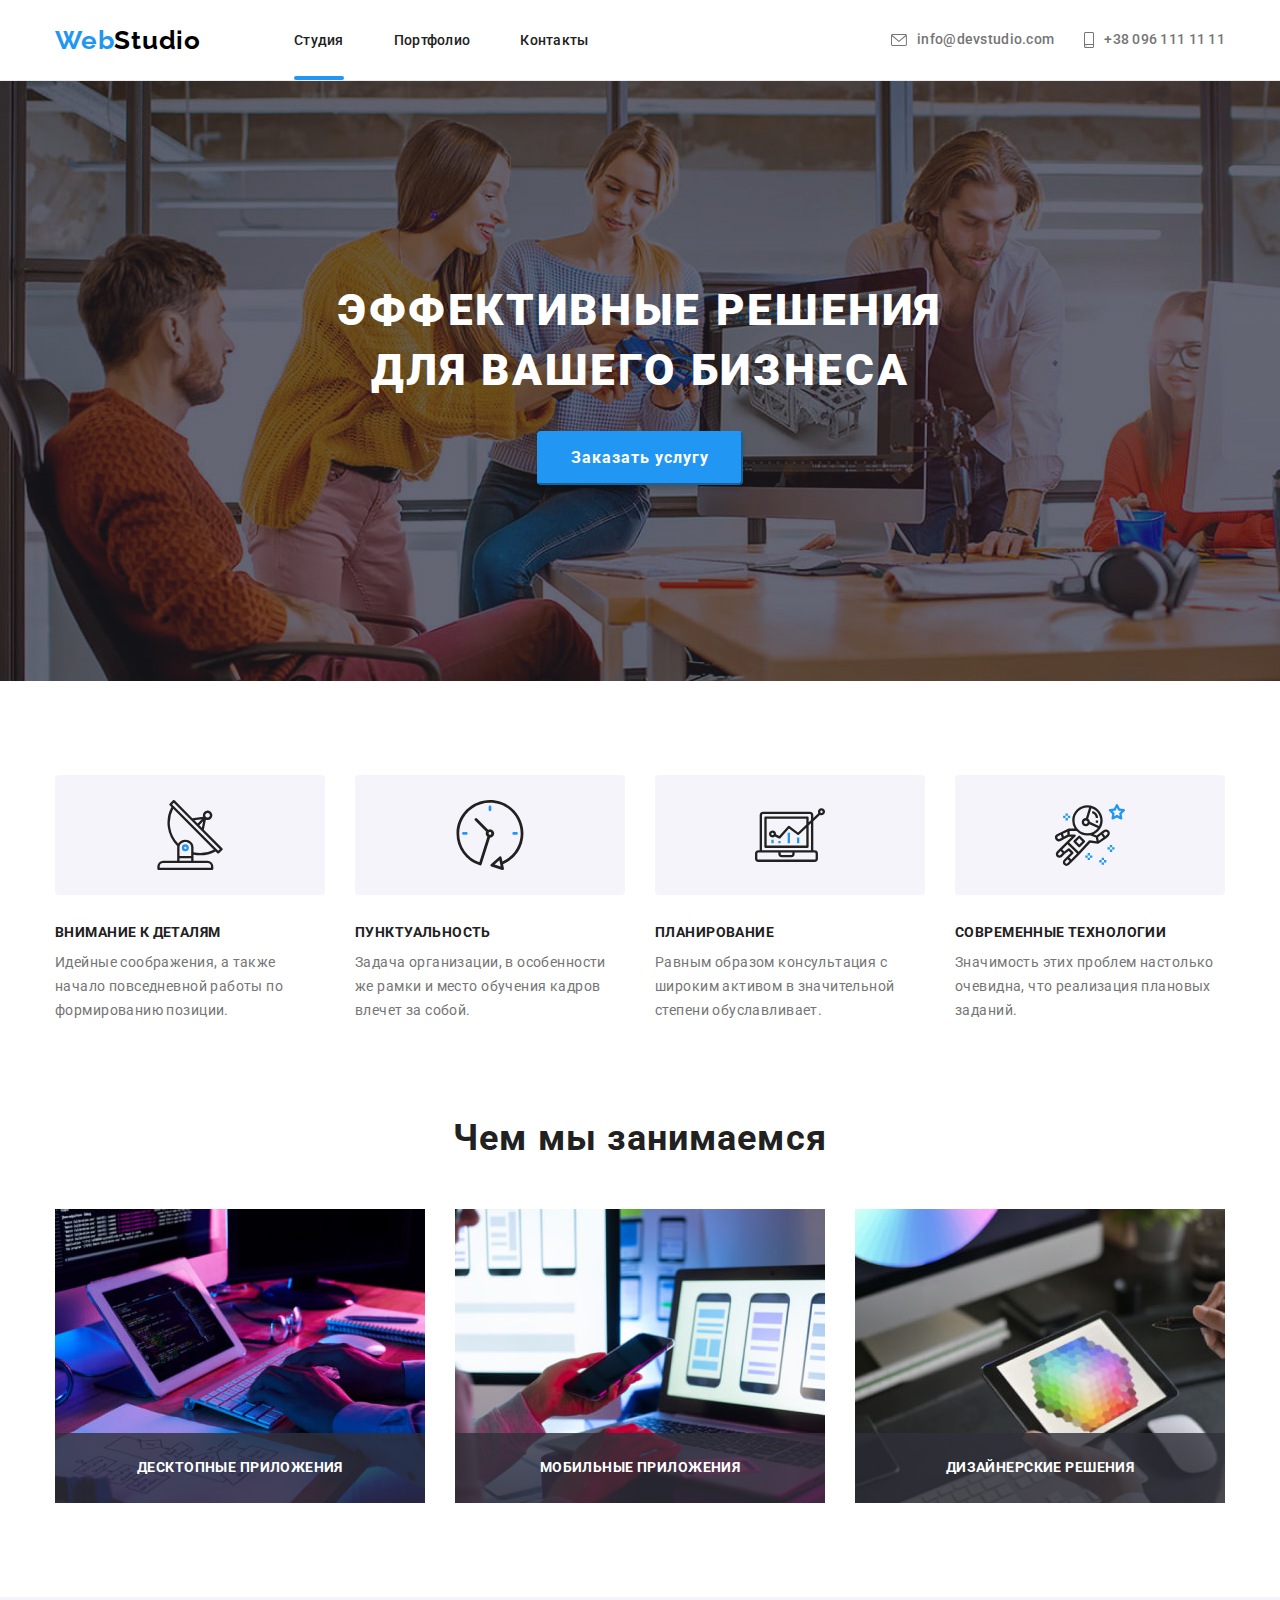
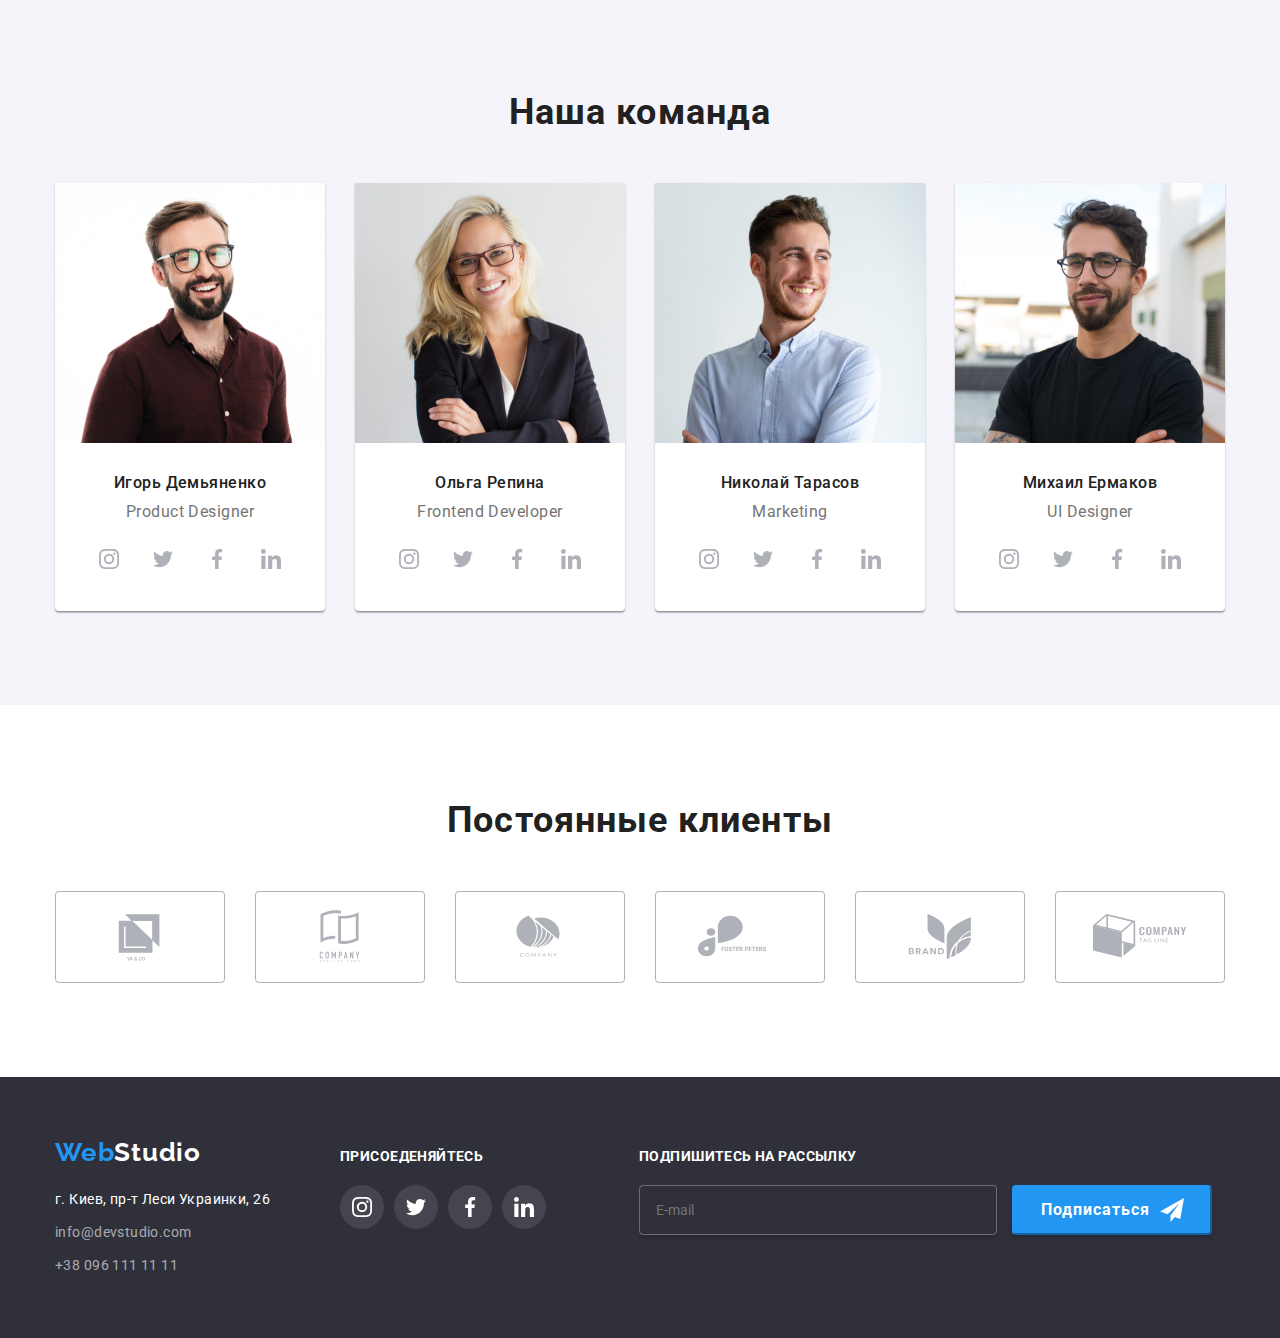
<file: index.html>
<!DOCTYPE html>
<html lang="ru">
  <head>
    <meta charset="UTF-8" />
    <meta http-equiv="X-UA-Compatible" content="IE=edge" />
    <meta name="viewport" content="width=device-width, initial-scale=1.0" />
    <title>WebStudio</title>
    <!-- *Нормализация стилей -->
    <link
      rel="stylesheet"
      href="https://cdn.jsdelivr.net/npm/modern-normalize@1.1.0/modern-normalize.min.css"
    />
    <!-- *Мои стили -->
    <link rel="stylesheet" href="./css/styles.css" />
    <!-- *Шрифты -->
    <link rel="preconnect" href="https://fonts.googleapis.com" />
    <link rel="preconnect" href="https://fonts.gstatic.com" crossorigin />
    <link
      href="https://fonts.googleapis.com/css2?family=Raleway:wght@700&family=Roboto:wght@400;500;700;900&display=swap"
      rel="stylesheet"
    />
  </head>
  <body>
    <!--*Шапка сайта*-->
    <header class="header">
      <div class="container header-container">
        <a class="link logo logo-primary" lang="en" href="./index.html"
          >Web<span class="logo-secondary">Studio</span></a
        >

        <nav class="navigation">
          <ul class="list navigation-list">
            <li class="navigation-item">
              <a class="link navigation-link current" href="index.html"
                >Студия</a
              >
            </li>
            <li class="navigation-item">
              <a class="link navigation-link" href="portfolio.html"
                >Портфолио</a
              >
            </li>
            <li class="navigation-item">
              <a class="link navigation-link" href="">Контакты</a>
            </li>
          </ul>
        </nav>

        <ul class="list navigation-contacts">
          <li class="item navigation-contacts-item">
            <a
              class="link navigation-link-contacts"
              href="mailto:info@devstudio.com"
              ><svg class="contacts-icon" width="16" height="12">
                <use href="./images/sprite.svg#icon-mail"></use>
              </svg>
              info@devstudio.com</a
            >
          </li>
          <li class="item navigation-contacts-item">
            <a class="link navigation-link-contacts" href="tel:+380961111111">
              <svg class="contacts-icon" width="10" height="16">
                <use href="./images/sprite.svg#icon-smartphone"></use>
              </svg>
              +38 096 111 11 11</a
            >
          </li>
        </ul>
      </div>
    </header>
    <!--*Секция Герой*-->
    <main>
      <section class="section hero-section">
        <div class="container hero-container">
          <h1 class="hero-title">Эффективные решения для вашего бизнеса</h1>
          <button class="hero-btn" type="button" data-modal-open>
            Заказать услугу
          </button>
          <!-- *Modal* -->
          <div class="backdrop is-hidden" data-modal>
            <div class="modal-wrapper">
              <button class="modal-btn" data-modal-close>
                <svg class="" width="18" height="18">
                  <use href="./images/sprite.svg#icon-close"></use>
                </svg>
              </button>

              <!-- *Modal form contacts* -->
              <strong class="form-title"
                >Оставьте свои данные, мы вам перезвоним</strong
              >

              <!-- *Данный пользователя* -->

              <form class="form">
                <label class="form-field">
                  <span class="form-text">Имя</span>
                  <input type="text" class="form-input" name="user-name" />
                  <svg class="form-icon" width="18" height="18">
                    <use href="./images/sprite.svg#name-modal"></use>
                  </svg>
                </label>

                <label class="form-field">
                  <span class="form-text">Телефон</span>
                  <input type="tel" class="form-input" name="user-phone" />
                  <svg class="form-icon" width="18" height="18">
                    <use href="./images/sprite.svg#phone-modal"></use>
                  </svg>
                </label>

                <label class="form-field">
                  <span class="form-text">Почта</span>
                  <input type="email" class="form-input" name="user-email" />
                  <svg class="form-icon" width="18" height="18">
                    <use href="./images/sprite.svg#email-modal"></use>
                  </svg>
                </label>

                <!-- *Комментарий пользователя* -->

                <label class="form-field textarea">
                  <span class="form-text">Комментарий</span>
                  <textarea
                    class="form-textarea"
                    name="comments"
                    rows="5"
                    placeholder="Введите текст"
                  ></textarea>
                </label>

                <!-- *Условия договора* -->

                <label class="form-field-policy">
                  <input
                    class="checkbox visually-hidden"
                    type="checkbox"
                    name="check-policy"
                  />
                  <span class="custom-checkbox">
                    <svg class="custom-checkbox-icon" width="11" height="8">
                      <use href="./images/sprite.svg#icon-check"></use>
                    </svg>
                  </span>
                  <span class="form-text-policy">
                    Соглашаюсь с рассылкой и принимаю
                    <a class="link-policy" href="">Условия договора</a>
                  </span>
                </label>

                <!-- *Кнопка *Отправить* -->

                <button class="submit-btn" type="submit" name="submit">
                  Отправить
                </button>
              </form>
            </div>
          </div>
        </div>
      </section>
      <!--Скрыть заголовок в CSS -->
      <h2 class="visually-hidden">Наши особенности</h2>
      <!--*Секция "Особенности"*-->
      <section class="section feature-section">
        <div class="container feature-container">
          <ul class="list feature-list">
            <li class="item feature-item">
              <div class="feature-box-icons">
                <svg class="feature-icons" width="70" height="70">
                  <use href="./images/sprite.svg#icon-antenna"></use>
                </svg>
              </div>
              <h3 class="feature-title">ВНИМАНИЕ К ДЕТАЛЯМ</h3>
              <p class="text feature-text">
                Идейные соображения, а также начало повседневной работы по
                формированию позиции.
              </p>
            </li>
          </ul>
          <ul class="list feature-list">
            <li class="item feature-item">
              <div class="feature-box-icons">
                <svg class="feature-icons" width="70" height="70">
                  <use href="./images/sprite.svg#icon-clock"></use>
                </svg>
              </div>
              <h3 class="feature-title">ПУНКТУАЛЬНОСТЬ</h3>
              <p class="text feature-text">
                Задача организации, в особенности же рамки и место обучения
                кадров влечет за собой.
              </p>
            </li>
          </ul>
          <ul class="list feature-list">
            <li class="item feature-item">
              <div class="feature-box-icons">
                <svg class="feature-icons" width="70" height="70">
                  <use href="./images/sprite.svg#icon-diagram"></use>
                </svg>
              </div>
              <h3 class="feature-title">ПЛАНИРОВАНИЕ</h3>
              <p class="text feature-text">
                Равным образом консультация с широким активом в значительной
                степени обуславливает.
              </p>
            </li>
          </ul>
          <ul class="list feature-list">
            <li class="item feature-item">
              <div class="feature-box-icons">
                <svg class="feature-icons" width="70" height="70">
                  <use href="./images/sprite.svg#icon-astronaut"></use>
                </svg>
              </div>
              <h3 class="feature-title">СОВРЕМЕННЫЕ ТЕХНОЛОГИИ</h3>
              <p class="feature-text">
                Значимость этих проблем настолько очевидна, что реализация
                плановых заданий.
              </p>
            </li>
          </ul>
        </div>
      </section>
      <!--*Секция "чем мы занимаемся"*-->
      <section class="section activities-section">
        <div class="container container-activities">
          <h2 class="title activities-title">Чем мы занимаемся</h2>
          <ul class="list activities-list">
            <li class="item activities-item">
              <img
                src="./images/main/box-1.jpg"
                alt="Печатает на клавиатуре"
                width="370"
              />
              <p class="activities-text">ДЕСКТОПНЫЕ ПРИЛОЖЕНИЯ</p>
            </li>
            <li class="item activities-item">
              <img
                src="./images//main/box-2.jpg"
                alt="Держит смартфон"
                width="370"
              />
              <p class="activities-text">МОБИЛЬНЫЕ ПРИЛОЖЕНИЯ</p>
            </li>
            <li class="item activities-item">
              <img
                src="./images//main/box-3.jpg"
                alt="Держит планшет"
                width="370"
              />
              <p class="activities-text">ДИЗАЙНЕРСКИЕ РЕШЕНИЯ</p>
            </li>
          </ul>
        </div>
      </section>
      <!--*Секция "Наша команда"*-->
      <section class="section team-section">
        <div class="container team-container">
          <h2 class="title team-title">Наша команда</h2>
          <ul class="list team-list">
            <li class="item team-item">
              <img
                src="./images//main/person-1.jpg"
                alt="Дизайнер"
                width="270"
              />
              <div class="team-box">
                <h3 class="team-name">Игорь Демьяненко</h3>
                <p class="team-position" lang="en">Product Designer</p>
                <ul class="list socials-list">
                  <li class="item socials-item">
                    <a
                      class="socials-link link"
                      href=""
                      target="_blank"
                      rel="noopener noreferrer"
                      aria-label="иконка Инстаграм"
                    >
                      <svg class="socials-icons" width="20" height="20">
                        <use
                          href="./images/sprite.svg#icon-instagram"
                        ></use></svg
                    ></a>
                  </li>
                  <li class="item socials-item">
                    <a
                      class="socials-link link"
                      href=""
                      target="_blank"
                      rel="noopener noreferrer"
                      aria-label="иконка Твиттер"
                    >
                      <svg class="socials-icons" width="20" height="20">
                        <use href="./images/sprite.svg#icon-twitter"></use></svg
                    ></a>
                  </li>
                  <li class="item socials-item">
                    <a
                      class="socials-link link"
                      href=""
                      target="_blank"
                      rel="noopener noreferrer"
                      aria-label="иконка Фейсбук"
                    >
                      <svg class="socials-icons" width="20" height="20">
                        <use
                          href="./images/sprite.svg#icon-facebook"
                        ></use></svg
                    ></a>
                  </li>
                  <li class="item socials-item">
                    <a
                      class="socials-link link"
                      href=""
                      target="_blank"
                      rel="noopener noreferrer"
                      aria-label="иконка Линкедин"
                    >
                      <svg class="socials-icons" width="20" height="20">
                        <use
                          href="./images/sprite.svg#icon-linkedin"
                        ></use></svg
                    ></a>
                  </li>
                </ul>
              </div>
            </li>
            <li class="item team-item">
              <img
                src="./images//main/person-2.jpg"
                alt="Разработчик"
                width="270"
              />
              <div class="team-box">
                <h3 class="team-name">Ольга Репина</h3>
                <p class="team-position" lang="en">Frontend Developer</p>
                <ul class="list socials-list">
                  <li class="item socials-item">
                    <a
                      class="socials-link link"
                      href=""
                      target="_blank"
                      rel="noopener noreferrer"
                      aria-label="иконка Instagram"
                    >
                      <svg class="socials-icons" width="20" height="20">
                        <use
                          href="./images/sprite.svg#icon-instagram"
                        ></use></svg
                    ></a>
                  </li>
                  <li class="item socials-item">
                    <a
                      class="socials-link link"
                      href=""
                      target="_blank"
                      rel="noopener noreferrer"
                      aria-label="иконка Instagram"
                    >
                      <svg class="socials-icons" width="20" height="20">
                        <use href="./images/sprite.svg#icon-twitter"></use></svg
                    ></a>
                  </li>
                  <li class="item socials-item">
                    <a
                      class="socials-link link"
                      href=""
                      target="_blank"
                      rel="noopener noreferrer"
                      aria-label="иконка Instagram"
                    >
                      <svg class="socials-icons" width="20" height="20">
                        <use
                          href="./images/sprite.svg#icon-facebook"
                        ></use></svg
                    ></a>
                  </li>
                  <li class="item socials-item">
                    <a
                      class="socials-link link"
                      href=""
                      target="_blank"
                      rel="noopener noreferrer"
                      aria-label="иконка Instagram"
                    >
                      <svg class="socials-icons" width="20" height="20">
                        <use
                          href="./images/sprite.svg#icon-linkedin"
                        ></use></svg
                    ></a>
                  </li>
                </ul>
              </div>
            </li>
            <li class="item team-item">
              <img
                src="./images//main/person-3.jpg"
                alt="Маркетолог"
                width="270"
              />
              <div class="team-box">
                <h3 class="team-name">Николай Тарасов</h3>
                <p class="team-position" lang="en">Marketing</p>
                <ul class="list socials-list">
                  <li class="item socials-item">
                    <a
                      class="socials-link link"
                      href=""
                      target="_blank"
                      rel="noopener noreferrer"
                      aria-label="иконка Instagram"
                    >
                      <svg class="socials-icons" width="20" height="20">
                        <use
                          href="./images/sprite.svg#icon-instagram"
                        ></use></svg
                    ></a>
                  </li>
                  <li class="item socials-item">
                    <a
                      class="socials-link link"
                      href=""
                      target="_blank"
                      rel="noopener noreferrer"
                      aria-label="иконка Instagram"
                    >
                      <svg class="socials-icons" width="20" height="20">
                        <use href="./images/sprite.svg#icon-twitter"></use></svg
                    ></a>
                  </li>
                  <li class="item socials-item">
                    <a
                      class="socials-link link"
                      href=""
                      target="_blank"
                      rel="noopener noreferrer"
                      aria-label="иконка Instagram"
                    >
                      <svg class="socials-icons" width="20" height="20">
                        <use
                          href="./images/sprite.svg#icon-facebook"
                        ></use></svg
                    ></a>
                  </li>
                  <li class="item socials-item">
                    <a
                      class="socials-link link"
                      href=""
                      target="_blank"
                      rel="noopener noreferrer"
                      aria-label="иконка Instagram"
                    >
                      <svg class="socials-icons" width="20" height="20">
                        <use
                          href="./images/sprite.svg#icon-linkedin"
                        ></use></svg
                    ></a>
                  </li>
                </ul>
              </div>
            </li>
            <li class="item team-item">
              <img
                src="./images//main/person-4.jpg"
                alt="UI Designer"
                width="270"
              />
              <div class="team-box">
                <h3 class="team-name">Михаил Ермаков</h3>
                <p class="team-position" lang="en">UI Designer</p>
                <ul class="list socials-list">
                  <li class="item socials-item">
                    <a
                      class="socials-link link"
                      href=""
                      target="_blank"
                      rel="noopener noreferrer"
                      aria-label="иконка Instagram"
                    >
                      <svg class="socials-icons" width="20" height="20">
                        <use
                          href="./images/sprite.svg#icon-instagram"
                        ></use></svg
                    ></a>
                  </li>
                  <li class="item socials-item">
                    <a
                      class="socials-link link"
                      href=""
                      target="_blank"
                      rel="noopener noreferrer"
                      aria-label="иконка Instagram"
                    >
                      <svg class="socials-icons" width="20" height="20">
                        <use href="./images/sprite.svg#icon-twitter"></use></svg
                    ></a>
                  </li>
                  <li class="item socials-item">
                    <a
                      class="socials-link link"
                      href=""
                      target="_blank"
                      rel="noopener noreferrer"
                      aria-label="иконка Instagram"
                    >
                      <svg class="socials-icons" width="20" height="20">
                        <use
                          href="./images/sprite.svg#icon-facebook"
                        ></use></svg
                    ></a>
                  </li>
                  <li class="item socials-item">
                    <a
                      class="socials-link link"
                      href=""
                      target="_blank"
                      rel="noopener noreferrer"
                      aria-label="иконка Instagram"
                    >
                      <svg class="socials-icons" width="20" height="20">
                        <use
                          href="./images/sprite.svg#icon-linkedin"
                        ></use></svg
                    ></a>
                  </li>
                </ul>
              </div>
            </li>
          </ul>
        </div>
      </section>
      <!-- *Секция "Постоянные клиенты"* -->
      <section class="section clients-section">
        <div class="container clients-container">
          <h2 class="title clients-title">Постоянные клиенты</h2>
          <ul class="list clients-list">
            <li class="item clients-item">
              <a
                class="clients-link"
                href=""
                target="_blank"
                rel="noopener noreferrer"
                aria-label=""
              >
                <svg class="clients-icon" width="106" height="60">
                  <use href="./images/sprite.svg#icon-Logo"></use>
                </svg>
              </a>
            </li>
            <li class="item clients-item">
              <a
                class="clients-link"
                href=""
                target="_blank"
                rel="noopener noreferrer"
                aria-label=""
              >
                <svg class="clients-icon" width="106" height="60">
                  <use href="./images/sprite.svg#icon-Logo-1"></use>
                </svg>
              </a>
            </li>
            <li class="item clients-item">
              <a
                class="clients-link"
                href=""
                target="_blank"
                rel="noopener noreferrer"
                aria-label=""
              >
                <svg class="clients-icon" width="106" height="60">
                  <use href="./images/sprite.svg#icon-Logo-2"></use>
                </svg>
              </a>
            </li>
            <li class="item clients-item">
              <a
                class="clients-link"
                href=""
                target="_blank"
                rel="noopener noreferrer"
                aria-label=""
              >
                <svg class="clients-icon" width="106" height="60">
                  <use href="./images/sprite.svg#icon-Logo-3"></use>
                </svg>
              </a>
            </li>
            <li class="item clients-item">
              <a
                class="clients-link"
                href=""
                target="_blank"
                rel="noopener noreferrer"
                aria-label=""
              >
                <svg class="clients-icon" width="106" height="60">
                  <use href="./images/sprite.svg#icon-Logo-4"></use>
                </svg>
              </a>
            </li>
            <li class="item clients-item">
              <a
                class="clients-link"
                href=""
                target="_blank"
                rel="noopener noreferrer"
                aria-label=""
              >
                <svg class="clients-icon" width="106" height="60">
                  <use href="./images/sprite.svg#icon-Logo-5"></use>
                </svg>
              </a>
            </li>
          </ul>
        </div>
      </section>
    </main>
    <!--*Подвал сайта*-->
    <footer class="footer">
      <div class="container footer-box">
        <div class="footer-container">
          <a class="link logo logo-primary-footer" lang="en" href="./index.html"
            >Web<span class="logo-secondary-footer">Studio</span></a
          >
          <address>
            <ul class="list footer-list">
              <li class="item footer-item-location">
                <a
                  class="link footer-link"
                  href="https://goo.gl/maps/CiyNuwv28CsmYzVaA"
                  target="_blank"
                  rel="noopener noreferrer"
                >
                  г. Киев, пр-т Леси Украинки, 26</a
                >
              </li>
              <li class="item footer-item-contacts">
                <a class="link contacts-link" href="mailto:info@devstudio.com"
                  >info@devstudio.com</a
                >
              </li>
              <li class="item footer-item-contacts">
                <a class="link contacts-link" href="tel:+380961111111"
                  >+38 096 111 11 11</a
                >
              </li>
            </ul>
          </address>
        </div>
        <div class="footer-social-box">
          <p class="footer-social-title">ПРИСОЕДЕНЯЙТЕСЬ</p>
          <ul class="list footer-socials-list">
            <li class="item footer-socials-item">
              <a
                class="footer-socials-link link"
                href=""
                target="_blank"
                rel="noopener noreferrer"
                aria-label="иконка Инстаграм"
              >
                <svg class="footer-socials-icons" width="20" height="20">
                  <use href="./images/sprite.svg#icon-instagram"></use></svg
              ></a>
            </li>
            <li class="item footer-socials-item">
              <a
                class="footer-socials-link link"
                href=""
                target="_blank"
                rel="noopener noreferrer"
                aria-label="иконка Твиттер"
              >
                <svg class="footer-socials-icons" width="20" height="20">
                  <use href="./images/sprite.svg#icon-twitter"></use></svg
              ></a>
            </li>
            <li class="item footer-socials-item">
              <a
                class="footer-socials-link link"
                href=""
                target="_blank"
                rel="noopener noreferrer"
                aria-label="иконка Фейсбук"
              >
                <svg class="footer-socials-icons" width="20" height="20">
                  <use href="./images/sprite.svg#icon-facebook"></use></svg
              ></a>
            </li>
            <li class="item footer-socials-item">
              <a
                class="footer-socials-link link"
                href=""
                target="_blank"
                rel="noopener noreferrer"
                aria-label="иконка Линкедин"
              >
                <svg class="footer-socials-icons" width="20" height="20">
                  <use href="./images/sprite.svg#icon-linkedin"></use></svg
              ></a>
            </li>
          </ul>
        </div>
        <div class="subscribe-box">
          <p class="footer-social-title">Подпишитесь на рассылку</p>
          <form class="subscribe-form">
            <label for="footer-email"></label>
            <input
              class="subscribe-email"
              type="email"
              name="subscribe-email"
              id="footer-email"
              placeholder="E-mail"
            />
            <button type="submit" class="subscribe-btn">
              <span class="subscribe-text">Подписаться</span>
              <svg class="" width="24" height="24">
                <use href="./images/sprite.svg#icon-send"></use>
              </svg>
            </button>
          </form>
        </div>
      </div>
    </footer>
    <script src="./js/modal.js"></script>
  </body>
</html>
</file>
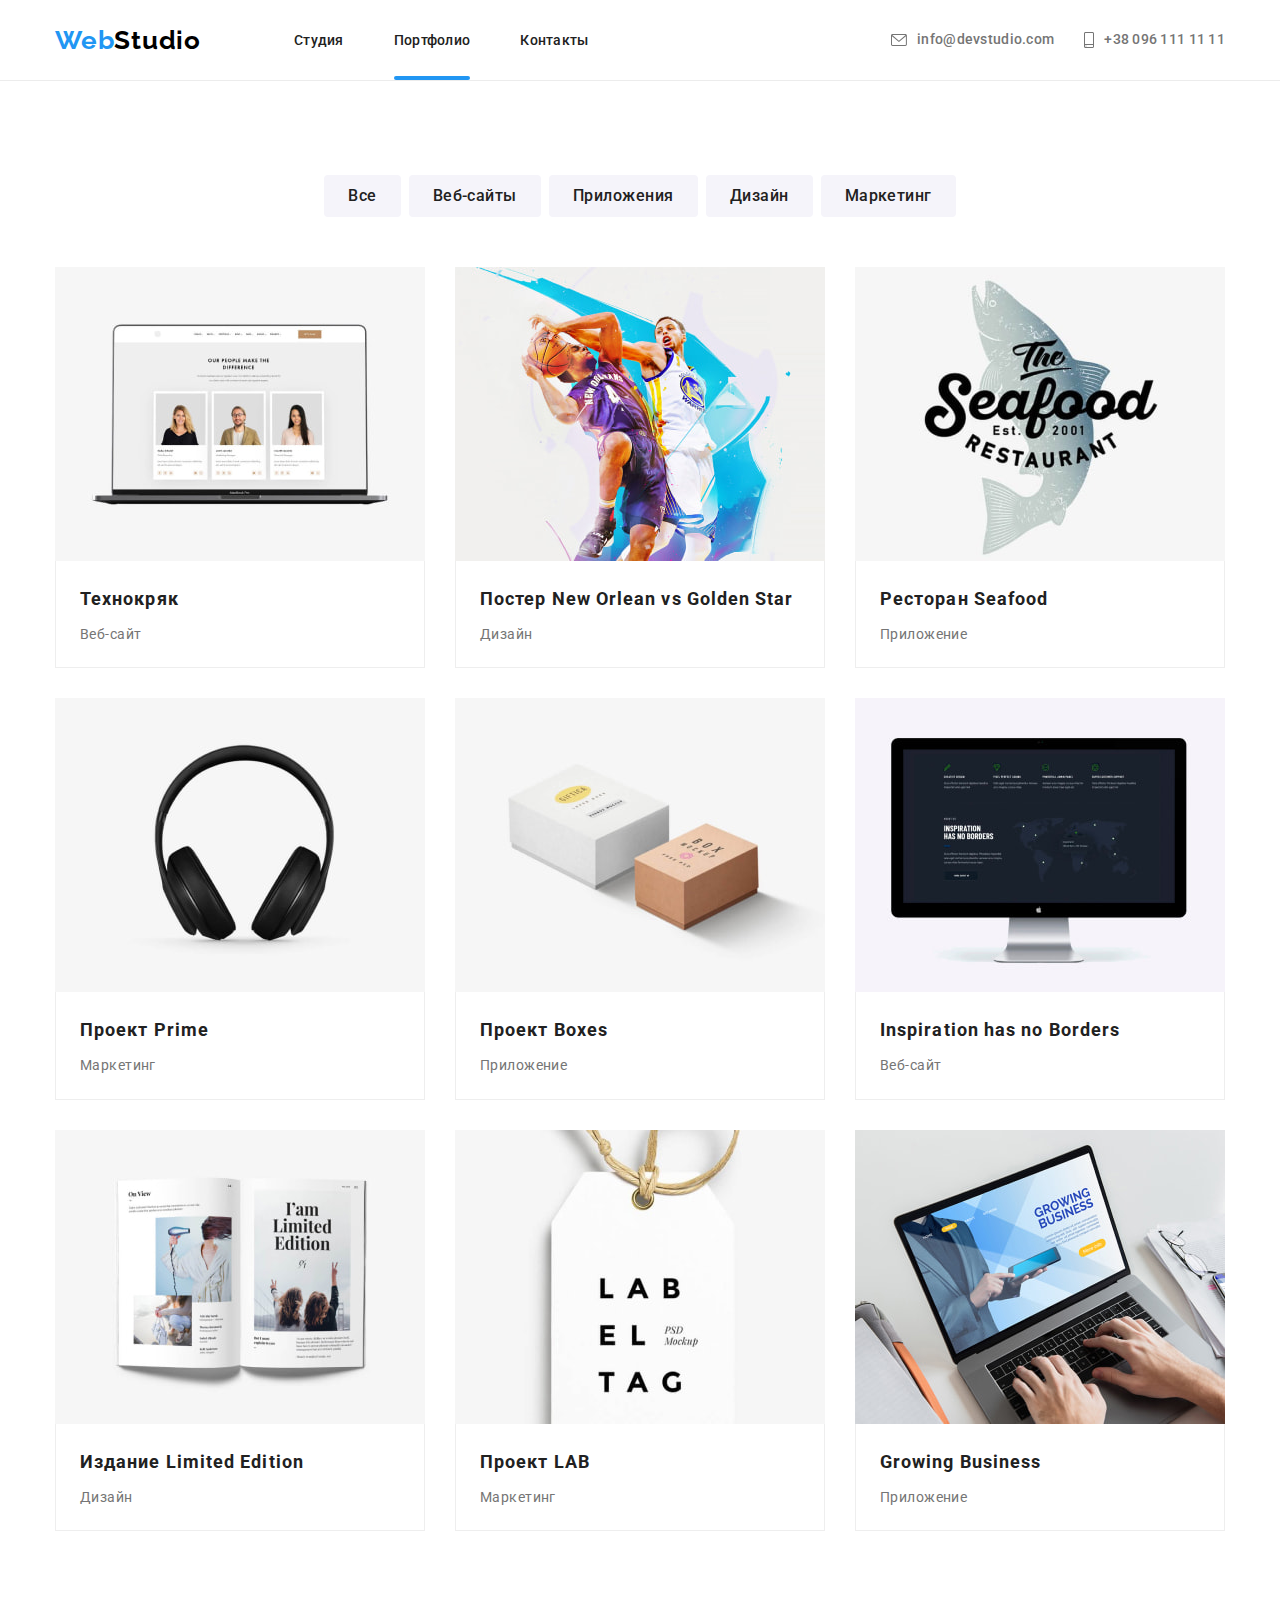
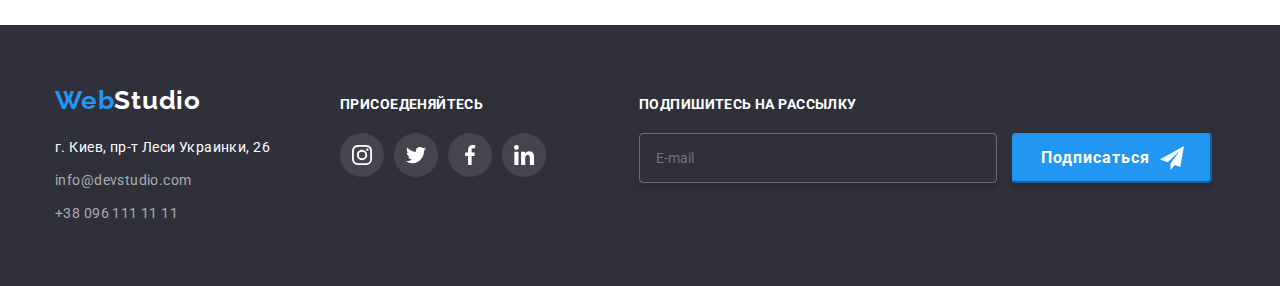
<file: portfolio.html>
<!DOCTYPE html>
<html lang="ru">
  <head>
    <meta charset="UTF-8" />
    <meta http-equiv="X-UA-Compatible" content="IE=edge" />
    <meta name="viewport" content="width=device-width, initial-scale=1.0" />
    <title>Portfolio</title>
    <!-- Нормализация стилей -->
    <link
      rel="stylesheet"
      href="https://cdn.jsdelivr.net/npm/modern-normalize@1.1.0/modern-normalize.min.css"
    />
    <!-- Мои стили -->
    <link rel="stylesheet" href="./css/styles.css" />
    <!-- Шрифты -->
    <link rel="preconnect" href="https://fonts.googleapis.com" />
    <link rel="preconnect" href="https://fonts.gstatic.com" crossorigin />
    <link
      href="https://fonts.googleapis.com/css2?family=Raleway:wght@700&family=Roboto:wght@400;500;700;900&display=swap"
      rel="stylesheet"
    />
  </head>
  <body>
    <!--Шапка компании-->
    <header class="header">
      <div class="container header-container">
        <a class="link logo logo-primary" lang="en" href="./index.html"
          >Web<span class="logo-secondary">Studio</span></a
        >

        <nav class="navigation">
          <ul class="list navigation-list">
            <li class="navigation-item">
              <a class="link navigation-link" href="index.html">Студия</a>
            </li>
            <li class="navigation-item">
              <a class="link navigation-link current" href="portfolio.html"
                >Портфолио</a
              >
            </li>
            <li class="navigation-item">
              <a class="link navigation-link" href="">Контакты</a>
            </li>
          </ul>
        </nav>

        <ul class="list navigation-contacts">
          <li class="item navigation-contacts-item">
            <a
              class="link navigation-link-contacts"
              href="mailto:info@devstudio.com"
              ><svg class="contacts-icon" width="16" height="12">
                <use href="./images/sprite.svg#icon-mail"></use>
              </svg>
              info@devstudio.com</a
            >
          </li>
          <li class="item navigation-contacts-item">
            <a class="link navigation-link-contacts" href="tel:+380961111111">
              <svg class="contacts-icon" width="10" height="16">
                <use href="./images/sprite.svg#icon-smartphone"></use>
              </svg>
              +38 096 111 11 11</a
            >
          </li>
        </ul>
      </div>
    </header>
    <!-- Уникальный контент -->
    <main>
      <!-- Галерея -->
      <section class="section gallery-section">
        <h1 class="visually-hidden">Галерея работ</h1>
        <!-- Button -->
        <div class="container gallery-nav">
          <ul class="list gallery-nav-list">
            <li class="item gallery-nav-item">
              <button class="nav-btn" type="button">Все</button>
            </li>
            <li class="item gallery-nav-item">
              <button class="nav-btn" type="button">Веб-сайты</button>
            </li>
            <li class="item gallery-nav-item">
              <button class="nav-btn" type="button">Приложения</button>
            </li>
            <li class="item gallery-nav-item">
              <button class="nav-btn" type="button">Дизайн</button>
            </li>
            <li class="item gallery-nav-item">
              <button class="nav-btn" type="button">Маркетинг</button>
            </li>
          </ul>
        </div>
        <!-- Content -->
        <div class="container content-container">
          <ul class="list content-list">
            <li class="item content-item">
              <a class="link content-link" href="">
                <div class="img-container">
                  <img
                    src="./images/portfolio/project-1.jpg"
                    alt="Ноутбул с открытым сайтом"
                    width="370"
                  />
                  <p class="img-text">
                    Ресурс предлагает комплексные предложения с разным уровнем
                    функционала и сервисов. Все это позволит посетителю получить
                    исчерпывающие сведения о компании или частном лице.
                  </p>
                </div>
                <div class="content-title-box">
                  <h2 class="content-title-header">Технокряк</h2>
                  <p class="text content-title-text">Веб-сайт</p>
                </div>
              </a>
            </li>
            <li class="item content-item">
              <a class="link content-link" href="">
                <div class="img-container">
                  <img
                    src="./images/portfolio/project-2.jpg"
                    alt="Два баскетболиста играют"
                    width="370"
                  />
                  <p class="img-text">
                    Ресурс предлагает комплексные предложения с разным уровнем
                    функционала и сервисов. Все это позволит посетителю получить
                    исчерпывающие сведения о компании или частном лице.
                  </p>
                </div>
                <div class="content-title-box">
                  <h2 class="content-title-header">
                    Постер <span lang="en">New Orlean vs Golden Star</span>
                  </h2>
                  <p class="text content-title-text">Дизайн</p>
                </div>
              </a>
            </li>
            <li class="item content-item">
              <a class="link content-link" href="">
                <div class="img-container">
                  <img
                    src="./images/portfolio/project-3.jpg"
                    alt="Ресторан с морепродуктами"
                    width="370"
                  />
                  <p class="img-text">
                    Ресурс предлагает комплексные предложения с разным уровнем
                    функционала и сервисов. Все это позволит посетителю получить
                    исчерпывающие сведения о компании или частном лице.
                  </p>
                </div>
                <div class="content-title-box">
                  <h2 class="content-title-header">
                    Ресторан <span lang="en">Seafood</span>
                  </h2>
                  <p class="text content-title-text">Приложение</p>
                </div>
              </a>
            </li>
            <li class="item content-item">
              <a class="link content-link" href="">
                <div class="img-container">
                  <img
                    src="./images/portfolio/project-4.jpg"
                    alt="Наушники"
                    width="370"
                  />
                  <p class="img-text">
                    Ресурс предлагает комплексные предложения с разным уровнем
                    функционала и сервисов. Все это позволит посетителю получить
                    исчерпывающие сведения о компании или частном лице.
                  </p>
                </div>
                <div class="content-title-box">
                  <h2 class="content-title-header">
                    Проект <span lang="en">Prime</span>
                  </h2>
                  <p class="text content-title-text">Маркетинг</p>
                </div>
              </a>
            </li>
            <li class="item content-item">
              <a class="link content-link" href="">
                <div class="img-container">
                  <img
                    src="./images/portfolio/project-5.jpg"
                    alt="Две коробки"
                    width="370"
                  />
                  <p class="img-text">
                    Ресурс предлагает комплексные предложения с разным уровнем
                    функционала и сервисов. Все это позволит посетителю получить
                    исчерпывающие сведения о компании или частном лице.
                  </p>
                </div>
                <div class="content-title-box">
                  <h2 class="content-title-header">
                    Проект <span lang="en">Boxes</span>
                  </h2>
                  <p class="text content-title-text">Приложение</p>
                </div>
              </a>
            </li>
            <li class="item content-item">
              <a class="link content-link" href="">
                <div class="img-container">
                  <img
                    src="./images/portfolio/project-6.jpg"
                    alt="Монитор"
                    width="370"
                  />
                  <p class="img-text">
                    Ресурс предлагает комплексные предложения с разным уровнем
                    функционала и сервисов. Все это позволит посетителю получить
                    исчерпывающие сведения о компании или частном лице.
                  </p>
                </div>
                <div class="content-title-box">
                  <h2 class="content-title-header" lang="en">
                    Inspiration has no Borders
                  </h2>
                  <p class="text content-title-text">Веб-сайт</p>
                </div>
              </a>
            </li>
            <li class="item content-item">
              <a class="link content-link" href="">
                <div class="img-container">
                  <img
                    src="./images/portfolio/project-7.jpg"
                    alt="Книга"
                    width="370"
                  />
                  <p class="img-text">
                    Ресурс предлагает комплексные предложения с разным уровнем
                    функционала и сервисов. Все это позволит посетителю получить
                    исчерпывающие сведения о компании или частном лице.
                  </p>
                </div>
                <div class="content-title-box">
                  <h2 class="content-title-header">
                    Издание <span lang="en">Limited Edition</span>
                  </h2>
                  <p class="text content-title-text">Дизайн</p>
                </div>
              </a>
            </li>
            <li class="item content-item">
              <a class="link content-link" href="">
                <div class="img-container">
                  <img
                    src="./images/portfolio/project-8.jpg"
                    alt="Бирка"
                    width="370"
                  />
                  <p class="img-text">
                    Ресурс предлагает комплексные предложения с разным уровнем
                    функционала и сервисов. Все это позволит посетителю получить
                    исчерпывающие сведения о компании или частном лице.
                  </p>
                </div>
                <div class="content-title-box">
                  <h2 class="content-title-header">
                    Проект <span lang="en">LAB</span>
                  </h2>
                  <p class="text content-title-text">Маркетинг</p>
                </div>
              </a>
            </li>
            <li class="item content-item">
              <a class="link content-link" href="">
                <div class="img-container">
                  <img
                    src="./images/portfolio/project-9.jpg"
                    alt="Человек за ноутбуком"
                    width="370"
                  />
                  <p class="img-text">
                    Ресурс предлагает комплексные предложения с разным уровнем
                    функционала и сервисов. Все это позволит посетителю получить
                    исчерпывающие сведения о компании или частном лице.
                  </p>
                </div>
                <div class="content-title-box">
                  <h2 class="content-title-header" lang="en">
                    Growing Business
                  </h2>
                  <p class="text content-title-text">Приложение</p>
                </div>
              </a>
            </li>
          </ul>
        </div>
      </section>
    </main>
    <!--Футер-->
    <footer class="footer">
      <div class="container footer-box">
        <div class="footer-container">
          <a class="link logo logo-primary-footer" lang="en" href="./index.html"
            >Web<span class="logo-secondary-footer">Studio</span></a
          >
          <address>
            <ul class="list footer-list">
              <li class="item footer-item-location">
                <a
                  class="link footer-link"
                  href="https://goo.gl/maps/CiyNuwv28CsmYzVaA"
                  target="_blank"
                  rel="noopener noreferrer"
                >
                  г. Киев, пр-т Леси Украинки, 26</a
                >
              </li>
              <li class="item footer-item-contacts">
                <a class="link contacts-link" href="mailto:info@devstudio.com"
                  >info@devstudio.com</a
                >
              </li>
              <li class="item footer-item-contacts">
                <a class="link contacts-link" href="tel:+380961111111"
                  >+38 096 111 11 11</a
                >
              </li>
            </ul>
          </address>
        </div>
        <div class="footer-social-box">
          <p class="footer-social-title">ПРИСОЕДЕНЯЙТЕСЬ</p>
          <ul class="list footer-socials-list">
            <li class="item footer-socials-item">
              <a
                class="footer-socials-link link"
                href=""
                target="_blank"
                rel="noopener noreferrer"
                aria-label="иконка Инстаграм"
              >
                <svg class="footer-socials-icons" width="20" height="20">
                  <use href="./images/sprite.svg#icon-instagram"></use></svg
              ></a>
            </li>
            <li class="item footer-socials-item">
              <a
                class="footer-socials-link link"
                href=""
                target="_blank"
                rel="noopener noreferrer"
                aria-label="иконка Твиттер"
              >
                <svg class="footer-socials-icons" width="20" height="20">
                  <use href="./images/sprite.svg#icon-twitter"></use></svg
              ></a>
            </li>
            <li class="item footer-socials-item">
              <a
                class="footer-socials-link link"
                href=""
                target="_blank"
                rel="noopener noreferrer"
                aria-label="иконка Фейсбук"
              >
                <svg class="footer-socials-icons" width="20" height="20">
                  <use href="./images/sprite.svg#icon-facebook"></use></svg
              ></a>
            </li>
            <li class="item footer-socials-item">
              <a
                class="footer-socials-link link"
                href=""
                target="_blank"
                rel="noopener noreferrer"
                aria-label="иконка Линкедин"
              >
                <svg class="footer-socials-icons" width="20" height="20">
                  <use href="./images/sprite.svg#icon-linkedin"></use></svg
              ></a>
            </li>
          </ul>
        </div>
        <div class="subscribe-box">
          <p class="footer-social-title">Подпишитесь на рассылку</p>
          <form class="subscribe-form">
            <label for="footer-email"></label>
            <input
              class="subscribe-email"
              type="email"
              name="subscribe-email"
              id="footer-email"
              placeholder="E-mail"
            />
            <button type="submit" class="subscribe-btn">
              <span class="subscribe-text">Подписаться</span>
              <svg class="" width="24" height="24">
                <use href="./images/sprite.svg#icon-send"></use>
              </svg>
            </button>
          </form>
        </div>
      </div>
    </footer>
    <script src="./js/modal.js"></script>
  </body>
</html>
</file>
<file: css/styles.css>
:root {
  /* *Fonts* */

  --main-font: "Roboto", sans-serif;
  --secondary-font: "Raleway", sans-serif;

  /* *Background colors* */

  --main-bg-color: #fff;
  --secondary-bg-color: #f5f4fa;
  --hero-footer-bg-color: #2f303a;

  /* *Text colors* */

  --header-text-color: #212121;
  --hero-text-color: #fff;
  --main-text-color: #757575;

  --accent-color: #2196f3;
  --secondary-color: #000;

  /* *Animations* */

  --fast-anim: 250ms cubic-bezier(0.4, 0, 0.2, 1);
}

body {
  background-color: var(--main-bg-color);
  color: var(--main-text-color);
  font-family: var(--main-font);
  font-size: 14px;
  letter-spacing: 0.03em;
}

/* *Обнуляем стили* */

h1,
h2,
h3,
h4,
h5,
h6,
p {
  margin: 0;
}

ul {
  padding: 0px;
  margin: 0px;
}

img {
  max-width: 100%;
  height: auto;
  display: block;
}

.list {
  list-style: none;
  padding: 0;
  margin: 0;
}

.link {
  text-decoration: none;
}

.visually-hidden {
  position: absolute;
  width: 1px;
  height: 1px;
  margin: -1px;
  border: 0;
  padding: 0;

  white-space: nowrap;
  clip-path: inset(100%);
  clip: rect(0 0 0 0);
  overflow: hidden;
}

/* *Общие значения* */

.container {
  width: 1200px;

  padding-left: 15px;
  padding-right: 15px;

  margin-left: auto;
  margin-right: auto;
}

.title {
  margin-bottom: 50px;

  color: var(--header-text-color);

  font-weight: 700;
  font-size: 36px;
  line-height: 1.17;
  text-align: center;
  letter-spacing: 0.03em;
}

.text {
  font-family: var(--main-font);
  color: var(--main-text-color);
}

.section {
  padding-top: 94px;
  padding-bottom: 94px;
}

/* *Header* */

.header {
  width: 100vw;
  border-bottom: 1px solid #ececec;
}

.header-container {
  height: 80px;
  display: flex;
  align-items: center;
}

.navigation,
.navigation-list {
  display: flex;
  align-items: center;
}

.navigation-item {
  /* padding: 32px 0px; */
  margin-left: 50px;
}

.navigation-item:first-child {
  margin-left: 93px;
}

.navigation-contacts {
  display: flex;
  align-items: center;
  margin-left: auto;
}

.navigation-contacts-item {
  margin-right: 30px;
}

.navigation-contacts-item:last-child {
  margin-right: 0px;
}

/* Логотип */
.logo {
  display: flex;
  align-items: center;
}

.logo-primary {
  color: var(--accent-color);
  font-family: var(--secondary-font);
  font-weight: 700;
  font-size: 26px;
  line-height: 1.19;
  letter-spacing: 0.03em;
}

.logo-secondary {
  color: var(--secondary-color);
  font-family: var(--secondary-font);
  font-weight: 700;
  font-size: 26px;
  line-height: 1.19;
  letter-spacing: 0.03em;
}

.navigation-link {
  position: relative;

  padding: 32px 0px;

  color: var(--header-text-color);
  font-family: var(--main-font);
  font-weight: 500;
  font-size: 14px;
  line-height: 1.14;
  letter-spacing: 0.02em;

  transition: color var(--fast-anim);
}

.navigation-link.current::after {
  position: absolute;
  bottom: 0;
  left: 0;
  content: "";
  display: block;
  width: 100%;
  height: 4px;

  background-color: var(--accent-color);
  border-radius: 2px;
}

.navigation-link-contacts {
  display: flex;
  align-items: center;

  color: var(--main-text-color);
  font-family: inherit;
  font-weight: 500;
  font-size: 14px;
  line-height: 1.14;
  letter-spacing: 0.02em;

  transition: color var(--fast-anim);
}

.contacts-icon {
  fill: currentColor;

  margin-right: 10px;
}

/* Эффект ховера и фокуса */
.navigation-link:hover,
.navigation-link:focus,
.navigation-link-contacts:hover,
.navigation-link-contacts:focus {
  color: var(--accent-color);
}

/* *Hero* */

.hero-container {
  width: 696px;
  text-align: center;
}

.hero-section {
  max-width: 1600px;
  height: 600px;
  margin: 0 auto;

  padding-top: 200px;
  padding-bottom: 200px;

  background-color: rgba(47, 48, 58, 0.4);
  background-image: linear-gradient(
      rgba(47, 48, 58, 0.4),
      rgba(47, 48, 58, 0.4)
    ),
    url(../images/main/hero.jpg);
}

.hero-title {
  margin-bottom: 30px;
  color: var(--hero-text-color);
  font-weight: 900;
  font-size: 44px;
  line-height: 1.36;
  text-align: center;
  letter-spacing: 0.06em;
  text-transform: uppercase;
}

.hero-btn {
  padding: 10px 32px;

  min-width: 200px;
  min-height: 50px;

  border-color: var(--accent-color);
  box-shadow: 0px 4px 4px rgba(0, 0, 0, 0.15);
  border-radius: 4px;

  background-color: var(--accent-color);
  color: var(--hero-text-color);
  font-family: inherit;
  font-weight: 700;
  font-size: 16px;
  line-height: 1.87;
  align-items: center;
  text-align: center;
  letter-spacing: 0.06em;
  cursor: pointer;

  transition: background-color var(--fast-anim);
}

.hero-btn:hover,
.hero-btn:focus {
  background-color: #188ce8;
}

/* *Modal form* */

.backdrop {
  position: fixed;
  top: 0;
  left: 0;
  width: 100%;
  height: 100%;
  background-color: rgba(0, 0, 0, 0.2);

  transition: opacity var(--fast-anim), visibility var(--fast-anim);

  z-index: 10;
}

.backdrop.is-hidden {
  visibility: hidden;
  opacity: 0;
  pointer-events: none;
}

.modal-wrapper {
  position: absolute;
  top: 50%;
  left: 50%;

  padding: 40px;

  background-color: #fff;

  border-radius: 4px;

  transition: transform 300ms ease-in-out 200ms, opacity 300ms ease-in-out 200ms;
}

.backdrop.is-hidden .modal-wrapper {
  transform: translate(-50%, -50%) scale(0.4);
  opacity: 0;
}

.backdrop .modal-wrapper {
  transform: translate(-50%, -50%) scale(1);
  opacity: 1;
}

.modal-btn {
  position: absolute;
  top: 10px;
  right: 10px;

  display: flex;
  align-items: center;
  justify-content: center;
  padding: 0;

  width: 30px;
  height: 30px;

  border: 1px solid rgba(0, 0, 0, 0.1);
  border-radius: 50%;
  background-color: transparent;

  outline: transparent;

  cursor: pointer;
}

.modal-btn:hover,
.modal-btn:focus {
  fill: var(--accent-color);
}

/* *Modal form contacts* */

.form-title {
  display: flex;
  justify-content: center;

  margin-bottom: 12px;

  font-weight: 700;
  font-size: 20px;
  line-height: 1.15;
  text-align: center;
  letter-spacing: 0.03em;

  color: var(--header-text-color);
}

.form-field,
.form-field-policy {
  display: block;
}

.form-field {
  position: relative;
  margin-bottom: 10px;
}

.form-text {
  display: block;

  margin-bottom: 4px;

  font-size: 12px;
  line-height: 1.16;
  letter-spacing: 0.01em;
  text-align: left;

  color: var(--main-text-color);
}

.form-input {
  width: 100%;
  height: 40px;

  padding-top: 12px;
  padding-bottom: 12px;
  padding-left: 42px;

  outline: transparent;

  border: 1px solid rgba(33, 33, 33, 0.2);
  border-radius: 4px;

  transition: border var(--fast-anim);

  cursor: pointer;
}

.form-icon {
  position: absolute;
  left: 15px;
  top: 50%;

  transition: fill var(--fast-anim);
}

.form-field .textarea {
  margin-bottom: 20px;
}

.form-textarea {
  resize: none;
  width: 100%;
  height: 120px;
  padding: 12px 16px;

  outline: transparent;

  border: 1px solid rgba(33, 33, 33, 0.2);
  border-radius: 4px;
}

.form-textarea:focus,
.form-textarea:hover {
  border-color: var(--accent-color);
}

.form-input:focus,
.form-input:hover {
  border-color: var(--accent-color);
}

.form-input:focus,
.form-input:hover + .form-icon {
  fill: var(--accent-color);
}

.form-field-policy {
  margin-bottom: 30px;
}

.form-text-policy {
  font-size: 14px;
  line-height: 1.71;
  letter-spacing: 0.03em;

  color: #757575;
}

.link-policy {
  color: var(--accent-color);
}

.submit-btn {
  min-width: 200px;
  min-height: 50px;
  padding: 0px;

  font-weight: 700;
  font-size: 16px;
  line-height: 1.87;
  text-align: center;
  letter-spacing: 0.06em;

  color: var(--hero-text-color);
  background-color: var(--accent-color);
  border-color: var(--accent-color);

  box-shadow: 0px 4px 4px rgba(0, 0, 0, 0.15);
  border-radius: 4px;

  transition: background-color var(--fast-anim);

  cursor: pointer;
}

.submit-btn:hover,
.submit-btn:focus {
  background-color: #188ce8;
}

/* *Custom Checkbox */

.custom-checkbox {
  width: 16px;
  height: 15px;
  margin-right: 8px;
  margin-left: 12px;

  display: flex;
  align-items: center;
  justify-content: center;

  border-radius: 2px;
  border: 2px solid var(--header-text-color);

  transition: border-color var(--fast-anim), background-color var(--fast-anim);
}

.custom-checkbox-icon {
  opacity: 0;

  transition: opacity var(--fast-anim);
}

.form-field-policy {
  display: flex;
  align-items: center;
}

.custom-checkbox:hover,
.custom-checkbox:focus {
  border-color: var(--accent-color);
}

.checkbox:checked + .custom-checkbox .custom-checkbox-icon {
  opacity: 1;
}

.checkbox:checked + .custom-checkbox {
  background-color: var(--accent-color);
  border-color: var(--accent-color);
}

/* *Feature* */

.feature-container {
  display: flex;
  align-items: center;
}

.feature-list {
  padding-right: 30px;
}

.feature-list:last-child {
  padding-right: 0px;
}

.feature-box-icons {
  display: flex;
  align-items: center;
  justify-content: center;

  width: 270px;
  height: 120px;

  background-color: #f5f4fa;
  border-radius: 4px;

  margin-bottom: 30px;
}

.feature-box-icons:last-child {
  margin-right: 0;
}

.feature-title {
  margin-bottom: 10px;

  color: var(--header-text-color);
  font-weight: 700;
  font-size: 14px;
  line-height: 1.14;
  letter-spacing: 0.03em;
  text-transform: uppercase;
}

.feature-text {
  width: 270px;
  font-size: 14px;
  line-height: 1.71;
  letter-spacing: 0.03em;
}

/* *Activities* */

.activities-section {
  padding-top: 0;
}

.activities-list {
  display: flex;
  align-items: center;
}

.activities-item {
  position: relative;

  margin-right: 30px;
}

.activities-item:last-child {
  margin-right: 0;
}

.activities-item::after {
  position: absolute;
  bottom: 0;
  left: 0;

  content: "";
  display: block;
  width: 100%;
  height: 70px;
}

.activities-text {
  width: 100%;
  padding-top: 27px;
  padding-bottom: 27px;
  position: absolute;
  bottom: 0;
  left: 0;

  display: flex;
  justify-content: center;
  align-items: center;
  color: var(--hero-text-color);
  background-color: rgba(47, 48, 58, 0.8);
  font-size: 14px;
  font-weight: 700;
  line-height: 1.14;
  letter-spacing: 0.03em;
  text-transform: uppercase;
}

/* *Team* */

.team-section {
  background-color: var(--secondary-bg-color);
}

.team-box {
  padding-top: 30px;
  padding-bottom: 30px;
}

.team-item {
  margin-right: 30px;
  background-color: var(--main-bg-color);

  box-shadow: 0px 1px 3px rgba(0, 0, 0, 0.12), 0px 1px 1px rgba(0, 0, 0, 0.14),
    0px 2px 1px rgba(0, 0, 0, 0.2);
  border-radius: 0px 0px 4px 4px;
}

.team-item:last-child {
  margin-right: 0px;
}

.team-list {
  display: flex;
  align-items: center;
}

.team-name {
  padding-bottom: 10px;
  color: var(--header-text-color);
  font-weight: 500;
  font-size: 16px;
  line-height: 1.19;
  text-align: center;
  letter-spacing: 0.03em;
}

.team-position {
  font-size: 16px;
  line-height: 1.19;
  text-align: center;
  letter-spacing: 0.03em;
}

/* *Social-icons */

.socials-list {
  display: flex;
  justify-content: center;
  align-items: center;
}

.socials-item {
  margin-top: 16px;
  margin-right: 10px;
}

.socials-item:last-child {
  margin-right: 0;
}

.socials-link {
  display: flex;
  justify-content: center;
  align-items: center;
  width: 44px;
  height: 44px;

  color: #afb1b8;

  background-color: #fff;
  border-radius: 50%;

  transition: color var(--fast-anim), background-color var(--fast-anim);
}

.socials-link:hover,
.socials-link:focus {
  background-color: var(--accent-color);
  color: var(--main-bg-color);
}

.socials-icons {
  fill: currentColor;
}

/* *Clients* */
.clients-list {
  display: flex;
  align-items: center;
  justify-content: center;
  flex-wrap: wrap;
}

.clients-item {
  margin-right: 30px;
}

.clients-item:last-child {
  margin-right: 0px;
}

.clients-link {
  display: flex;
  align-items: center;
  justify-content: center;

  width: 170px;
  height: 92px;

  color: #afb1b8;

  border: 1px solid #afb1b8;
  border-radius: 4px;

  transition: border-color var(--fast-anim);
}

.clients-link:hover,
.clients-link:focus {
  border-color: var(--accent-color);
}

.clients-icon {
  fill: currentColor;
  transition: fill var(--fast-anim);
}

.clients-link:hover .clients-icon,
.clients-link:focus .clients-icon {
  fill: var(--accent-color);
}

/* *Footer* */

.footer {
  display: flex;
  padding: 60px 0px;
  background-color: var(--hero-footer-bg-color);
}

.footer-container {
  margin-right: 70px;
}

.footer-social-box {
  margin-right: 93px;
}

.footer-box {
  display: flex;
  align-items: baseline;
}
.footer-social-title {
  padding-bottom: 20px;
  font-weight: 700;
  font-size: 14px;
  line-height: 1.14;
  letter-spacing: 0.03em;
  text-transform: uppercase;
  text-align: left;

  color: #ffffff;
}

.footer-socials-list {
  display: flex;
  justify-content: center;
}

.footer-socials-item {
  margin-right: 10px;
}

.footer-socials-item:last-child {
  margin-right: 0px;
}

.footer-socials-link {
  display: flex;
  justify-content: center;
  align-items: center;

  width: 44px;
  height: 44px;

  color: #fff;

  background-color: #44454e;
  border-radius: 50%;

  transition: color var(--fast-anim), background-color var(--fast-anim);
}

.footer-socials-icons {
  fill: currentColor;
}

.footer-socials-link:hover,
.footer-socials-link:focus {
  background-color: var(--accent-color);
  color: var(--main-bg-color);
}

.logo-primary-footer {
  width: 145px;

  margin-bottom: 20px;

  color: var(--accent-color);
  font-family: var(--secondary-font);
  font-weight: 700;
  font-size: 26px;
  line-height: 1.19;
  letter-spacing: 0.03em;
}

.logo-secondary-footer {
  color: var(--main-bg-color);
}

.footer-item-location,
.footer-item-contacts {
  margin-bottom: 9px;
}

.footer-item-contacts:last-child {
  margin-bottom: 0px;
}

.footer-link {
  margin-bottom: 9px;

  color: var(--hero-text-color);
  font-style: normal;
  font-size: 14px;
  line-height: 1.71;
  letter-spacing: 0.03em;
}

.contacts-link {
  color: rgba(255, 255, 255, 0.6);
  font-style: normal;
  font-size: 14px;
  line-height: 1.71;
  letter-spacing: 0.03em;
}

.subscribe-btn {
  min-width: 200px;
  min-height: 50px;
  padding: 0px;

  display: inline-flex;
  align-items: center;
  justify-content: center;

  background-color: var(--accent-color);
  border-color: var(--accent-color);

  box-shadow: 0px 4px 4px rgba(0, 0, 0, 0.15);
  border-radius: 4px;

  cursor: pointer;

  transition: background-color var(--fast-anim);
}

.subscribe-btn:hover,
.subscribe-btn:focus {
  background-color: #188ce8;
}

.subscribe-text {
  padding-right: 10px;

  font-weight: 700;
  font-size: 16px;
  line-height: 1.87;
  letter-spacing: 0.06em;
  text-align: center;

  color: #ffffff;
}

.subscribe-email {
  min-width: 358px;
  min-height: 50px;
  padding: 15px 16px;
  margin-right: 12px;

  color: var(--main-bg-color);
  background-color: transparent;

  border: 1px solid rgba(255, 255, 255, 0.3);
  box-shadow: 0px 4px 4px rgba(0, 0, 0, 0.15);
  outline: transparent;
  border-radius: 4px;
  cursor: pointer;

  transition: border-color var(--fast-anim);
}

.subscribe-email:hover,
.subscribe-email:focus {
  border-color: var(--accent-color);
}

/******************************/
/* *Portfolio* */
/******************************/

/* *Gallery button* */

.gallery-nav-list {
  display: flex;
  align-items: center;
  justify-content: center;

  margin-bottom: 50px;
}

.gallery-nav-item {
  margin-right: 8px;
}

.gallery-nav-item:last-child {
  margin-right: 0;
}

.nav-btn {
  padding: 6px 22px;

  color: var(--header-text-color);
  background-color: var(--secondary-bg-color);
  border-color: transparent;
  border-radius: 4px;

  font-weight: 500;
  font-size: 16px;
  line-height: 1.62;
  text-align: center;
  letter-spacing: 0.03em;

  transition: color var(--fast-anim), background-color var(--fast-anim),
    box-shadow var(--fast-anim);
}

.nav-btn:hover,
.nav-btn:focus {
  background-color: #2196f3;
  color: var(--hero-text-color);
  box-shadow: 0px 3px 1px rgba(0, 0, 0, 0.1), 0px 1px 2px rgba(0, 0, 0, 0.08),
    0px 2px 2px rgba(0, 0, 0, 0.12);
  border-radius: 4px;
}

/* *Content* */

.content-list {
  display: flex;
  align-items: center;
  flex-wrap: wrap;
}

.img-container {
  position: relative;
  overflow: hidden;
}

.img-text {
  position: absolute;
  top: 0;
  left: 0;
  width: 100%;
  height: 100%;
  background-color: rgba(33, 150, 243, 0.9);
  padding: 63px 24px;
  color: var(--hero-text-color);
  font-size: 18px;
  font-weight: 400;
  line-height: 1.56;
  letter-spacing: 0.03em;
  transform: translateY(100%);
  transition: transform var(--fast-anim);
}

.content-link:hover .img-text,
.content-link:focus .img-text {
  transform: translateY(0);
}

.content-item {
  width: 370px;
  margin-right: 30px;
  margin-bottom: 30px;
}

.content-item:nth-child(3n) {
  margin-right: 0px;
}

.content-item:nth-last-child(-n + 3) {
  margin-bottom: 0px;
}

.content-title-box {
  padding: 20px 24px;
  border-left: 1px solid #eeeeee;
  border-right: 1px solid #eeeeee;
  border-bottom: 1px solid #eeeeee;
}

.content-link {
  display: block;

  transition: box-shadow var(--fast-anim);
}

.content-link:hover,
.content-link:focus {
  box-shadow: 0px 1px 1px rgba(0, 0, 0, 0.12), 0px 4px 4px rgba(0, 0, 0, 0.06),
    1px 4px 6px rgba(0, 0, 0, 0.16);
}

.content-title-box .content-title-header {
  padding-bottom: 4px;

  color: var(--header-text-color);

  font-weight: 700;
  font-size: 18px;
  line-height: 2;
  letter-spacing: 0.06em;
}

.content-title-text {
  line-height: 1.88;
  letter-spacing: 0.03em;
}
</file>
